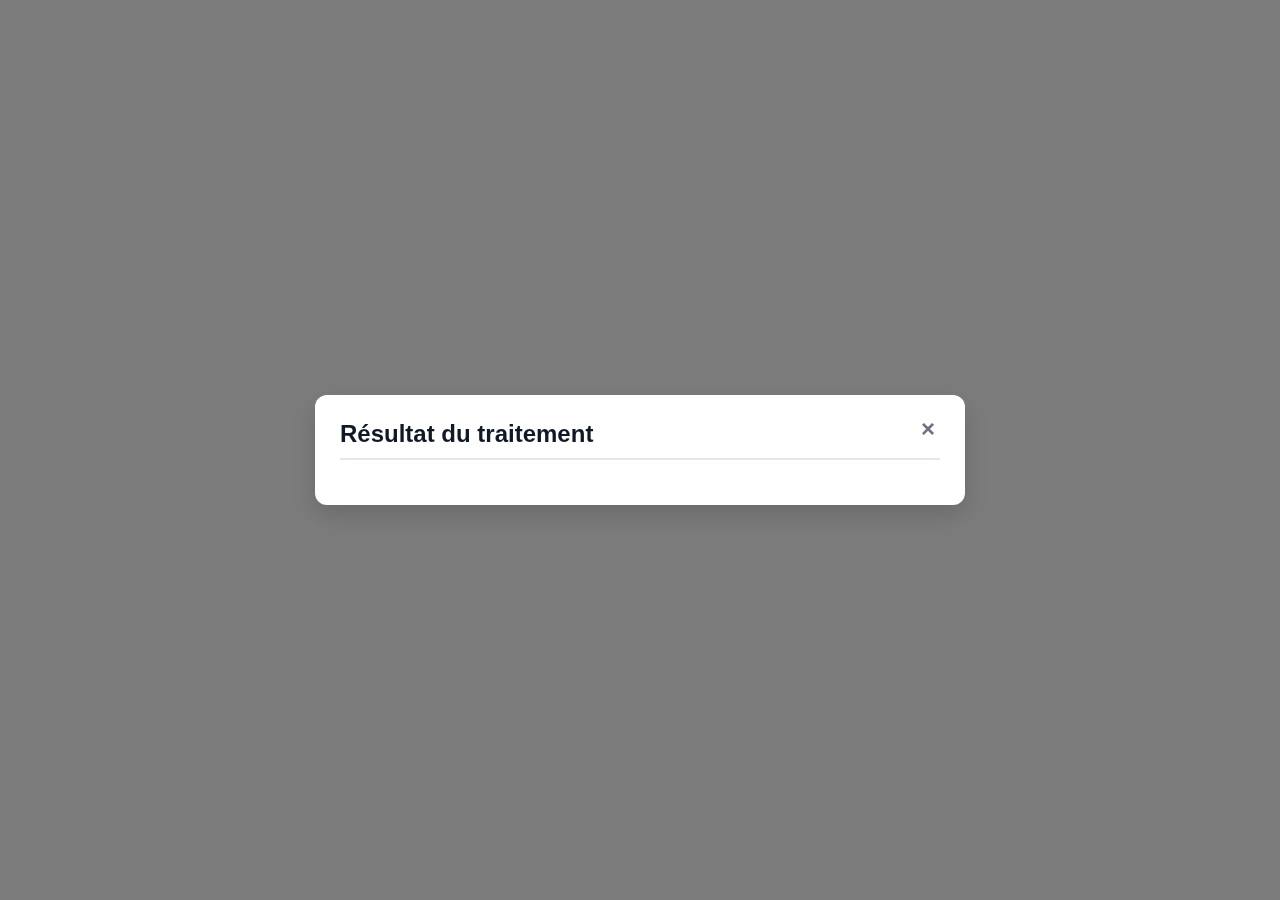
<file: front/popup.html>
<!DOCTYPE html>
<html lang="fr">

<head>
    <meta charset="UTF-8">
    <meta name="viewport" content="width=device-width, initial-scale=1.0">
    <title>Résultat du traitement d'image</title>
    <style>
        body {
            font-family: -apple-system, BlinkMacSystemFont, 'Segoe UI', Roboto, Oxygen, Ubuntu, Cantarell, sans-serif;
            margin: 0;
            padding: 0;
            background-color: #f8f9fa;
        }

        .popup {
            position: fixed;
            top: 50%;
            left: 50%;
            transform: translate(-50%, -50%);
            background: white;
            padding: 25px;
            border-radius: 12px;
            box-shadow: 0 10px 25px rgba(0, 0, 0, 0.15);
            z-index: 1000;
            width: 90%;
            max-width: 600px;
            max-height: 90vh;
            overflow-y: auto;
        }

        .overlay {
            position: fixed;
            top: 0;
            left: 0;
            right: 0;
            bottom: 0;
            background: rgba(0, 0, 0, 0.5);
            z-index: 999;
            backdrop-filter: blur(3px);
        }

        .close-btn {
            position: absolute;
            top: 15px;
            right: 20px;
            font-size: 24px;
            font-weight: bold;
            color: #6b7280;
            cursor: pointer;
            background: none;
            border: none;
            padding: 5px 10px;
        }

        .close-btn:hover {
            color: #1f2937;
        }

        h2 {
            margin-top: 0;
            color: #111827;
            border-bottom: 2px solid #e5e7eb;
            padding-bottom: 10px;
            margin-bottom: 20px;
        }

        .result-image {
            max-width: 100%;
            max-height: 300px;
            display: block;
            margin: 15px auto;
            border-radius: 8px;
            box-shadow: 0 4px 6px rgba(0, 0, 0, 0.1);
        }

        .success-message {
            color: #065f46;
            background-color: #d1fae5;
            padding: 12px 15px;
            border-radius: 6px;
            margin-bottom: 20px;
            font-weight: 500;
        }

        .error-message {
            color: #991b1b;
            background-color: #fee2e2;
            padding: 12px 15px;
            border-radius: 6px;
            margin-bottom: 20px;
            font-weight: 500;
        }

        .processing-steps {
            margin: 20px 0;
            padding: 0;
        }

        .processing-steps h3 {
            margin-bottom: 10px;
            color: #374151;
            font-size: 16px;
        }

        .step-list {
            list-style-type: none;
            padding: 0;
            margin: 0;
        }

        .step-item {
            padding: 8px 0 8px 25px;
            position: relative;
            color: #4b5563;
            border-bottom: 1px solid #e5e7eb;
        }

        .step-item:before {
            content: "✓";
            position: absolute;
            left: 0;
            color: #10b981;
            font-weight: bold;
        }

        .step-item:last-child {
            border-bottom: none;
        }

        .btn {
            display: inline-block;
            background-color: #3b82f6;
            color: white;
            padding: 10px 20px;
            border-radius: 6px;
            text-decoration: none;
            font-weight: 500;
            margin-top: 15px;
            border: none;
            cursor: pointer;
            font-size: 14px;
            transition: background-color 0.2s;
        }

        .btn:hover {
            background-color: #2563eb;
        }

        .btn-close {
            background-color: #f3f4f6;
            color: #4b5563;
            margin-left: 10px;
        }

        .btn-close:hover {
            background-color: #e5e7eb;
        }

        .button-group {
            margin-top: 20px;
            display: flex;
            gap: 10px;
        }
    </style>
</head>

<body>
    <div class="popup">
        <button class="close-btn" onclick="closePopup()">&times;</button>
        <h2>Résultat du traitement</h2>
        <div id="popup-content">
            <!-- Le contenu sera inséré ici par JavaScript -->
        </div>
    </div>
    <div class="overlay" onclick="closePopup()"></div>

    <script>
        function closePopup() {
            window.close();
        }

        // Fonction pour afficher le popup avec les résultats
        function showResult(result) {
            const popup = document.querySelector('.popup');
            const overlay = document.querySelector('.overlay');
            const content = document.getElementById('popup-content');

            if (result.success) {
                let stepsHtml = '';
                if (result.processingSteps && result.processingSteps.length > 0) {
                    stepsHtml = `
                        <div class="processing-steps">
                            <h3>Étapes de traitement effectuées :</h3>
                            <ul class="step-list">
                                ${result.processingSteps.map((step, index) =>
                        `<li class="step-item">${step}</li>`
                    ).join('')}
                            </ul>
                        </div>`;
                }

                let imageHtml = '';
                if (result.imageUrl) {
                    // Ajouter un timestamp pour éviter le cache
                    const timestamp = new Date().getTime();
                    const imageUrl = result.imageUrl + (result.imageUrl.includes('?') ? '&' : '?') + 't=' + timestamp;

                    imageHtml = `
                        <div style="text-align: center; margin: 20px 0;">
                            <h3>Image traitée :</h3>
                            <img src="${imageUrl}" class="result-image" alt="Résultat du traitement" 
                                 onerror="this.onerror=null; this.style.display='none';">
                        </div>`;
                }

                content.innerHTML = `
                    <div class="success-message">
                        ${result.message || 'Le traitement de l\'image s\'est déroulé avec succès.'}
                    </div>
                    ${imageHtml}
                    ${stepsHtml}
                    <div class="button-group">
                        <button class="btn" onclick="window.opener.focus(); window.close();">
                            Retour à l'application
                        </button>
                        <button class="btn btn-close" onclick="closePopup()">
                            Fermer
                        </button>
                    </div>`;
            } else {
                content.innerHTML = `
                    <div class="error-message">
                        Erreur lors du traitement : ${result.error || 'Une erreur inconnue est survenue.'}
                    </div>
                    <div class="button-group">
                        <button class="btn" onclick="window.opener.focus(); window.close();">
                            Retour à l'application
                        </button>
                        <button class="btn btn-close" onclick="closePopup()">
                            Fermer
                        </button>
                    </div>`;
            }

            popup.style.display = 'block';
            overlay.style.display = 'block';
        }

        // Gérer les messages de la fenêtre parente
        window.addEventListener('message', function (event) {
            if (event.data && event.data.type === 'showResult') {
                showResult(event.data.result);
            }
        });

        // Fermer la popup avec la touche Échap
        document.addEventListener('keydown', function (event) {
            if (event.key === 'Escape') {
                closePopup();
            }
        });
    </script>
</body>

</html>
</file>
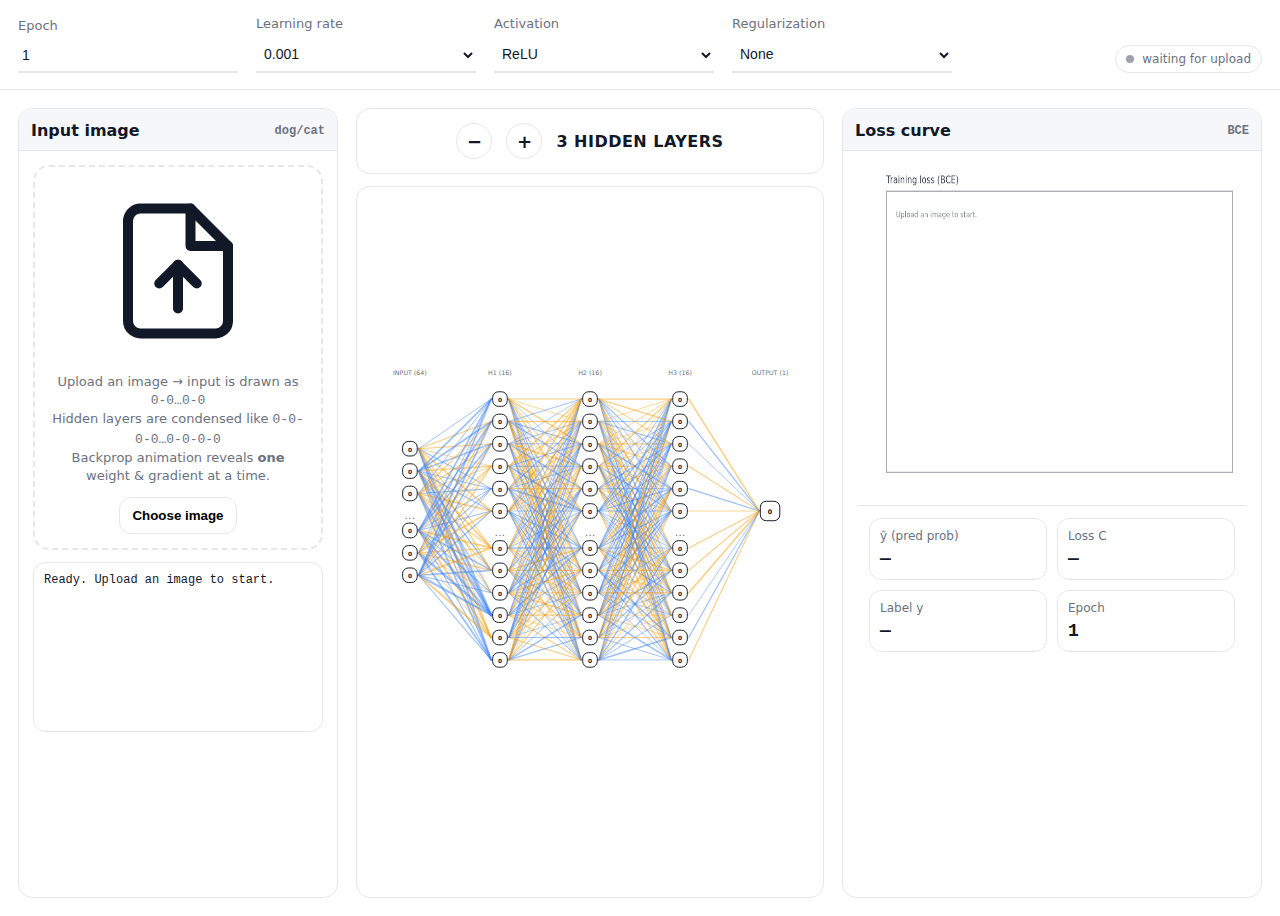
<file: front/test1.html>
<!doctype html>
<html lang="en">

<head>
  <meta charset="utf-8" />
  <meta name="viewport" content="width=device-width,initial-scale=1" />
  <title>Dog/Cat NN Simulator — backprop animation</title>
  <link rel="stylesheet" href="test1.css" />
</head>

<body>

  <div class="topbar">
    <div class="field">
      <label>Epoch</label>
      <input id="epoch" type="number" min="1" value="1" />
    </div>
    <div class="field">
      <label>Learning rate</label>
      <select id="lr">
        <option value="0.00001">0.00001</option>
        <option value="0.0001">0.0001</option>
        <option value="0.001" selected>0.001</option>
        <option value="0.01">0.01</option>
        <option value="0.1">0.1</option>
      </select>
    </div>
    <div class="field">
      <label>Activation</label>
      <select id="act">
        <option value="relu" selected>ReLU</option>
        <option value="tanh">tanh</option>
      </select>
    </div>
    <div class="field">
      <label>Regularization</label>
      <select id="reg">
        <option value="none" selected>None</option>
        <option value="l2">L2 (demo)</option>
      </select>
    </div>

    <div class="statusPill">
      <span class="dot" id="statusDot"></span>
      <span id="statusText">waiting for upload</span>
    </div>

    
  </div>

  <div class="main">

    <!-- LEFT -->
    <div class="panel">
      <div class="panelHeader">
        <span>Input image</span><span class="mono" style="font-size:12px;color:var(--muted)">dog/cat</span>
      </div>
      <div class="panelBody">
        <div class="uploadBox" id="dropZone">
          <div class="uploadIcon">
            <svg viewBox="0 0 24 24" fill="none" stroke="#111827" stroke-width="1.6" stroke-linecap="round"
              stroke-linejoin="round">
              <path d="M14 2H6a2 2 0 0 0-2 2v16a2 2 0 0 0 2 2h12a2 2 0 0 0 2-2V8z" />
              <path d="M14 2v6h6" />
              <path d="M12 18V11" />
              <path d="M9 14l3-3 3 3" />
            </svg>
          </div>

          <div class="hint">
            Upload an image → input is drawn as <span class="mono">0-0…0-0</span><br />
            Hidden layers are condensed like <span class="mono">0-0-0-0…0-0-0-0</span><br />
            Backprop animation reveals <b>one</b> weight & gradient at a time.
          </div>

          <input id="file" type="file" accept="image/*" style="display:none" />
          <button id="btnChoose"
            style="border:1px solid var(--border);border-radius:12px;padding:10px 12px;font-weight:900;cursor:pointer;background:#fff;">
            Choose image
          </button>

          <div id="preview" class="preview">
            <img id="previewImg" alt="Aperçu de l'image">
          </div>

          <!-- Conteneur de résultats intégré -->
          <div id="result-container" class="result-container" style="display: none;">
            <div class="result-overlay"></div>
            <div class="result-popup">
              <span class="close-btn" onclick="closeResult()">&times;</span>
              <h2>Résultat du traitement</h2>
              <div id="popup-content"></div>
            </div>
          </div>

        </div>

        <div class="log mono" id="log"></div>
      </div>
    </div>

    <!-- MIDDLE -->
    <div class="centerWrap">
      <div class="layerBanner">
        <div class="btn" id="btnRem">−</div>
        <div class="btn" id="btnAdd">+</div>
        <div class="count"><span id="layerCount">3</span> HIDDEN LAYERS</div>

        <div class="controls hiddenControls">
          <span class="mono">showK</span>
          <input id="showK" type="number" min="2" value="6" />

          <span class="mono">new size</span>
          <input id="newSize" type="number" min="1" value="16" style="width:80px" />

          <span class="mono">input K</span>
          <input id="inK" type="number" min="1" value="3" style="width:60px" />
        </div>
      </div>

      <div class="networkStage">
        <svg id="svg" viewBox="0 0 900 620" preserveAspectRatio="xMidYMid meet"></svg>
      </div>
    </div>

    <!-- RIGHT -->
    <div class="panel">
      <div class="panelHeader">
        <span>Loss curve</span><span class="mono" style="font-size:12px;color:var(--muted)">BCE</span>
      </div>
      <div class="panelBody">
        <div class="chartWrap"><canvas id="chart" width="800" height="520"></canvas></div>

        <div class="rightStats">
          <div class="stat">
            <div class="k">ŷ (pred prob)</div>
            <div class="v mono" id="yhat">—</div>
          </div>
          <div class="stat">
            <div class="k">Loss C</div>
            <div class="v mono" id="loss">—</div>
          </div>
          <div class="stat">
            <div class="k">Label y</div>
            <div class="v mono" id="labelY">—</div>
          </div>
          <div class="stat">
            <div class="k">Epoch</div>
            <div class="v mono" id="epochView">1</div>
          </div>
        </div>
      </div>
    </div>

  </div>

  <div id="tooltip"></div>
  <script src="test1.js"></script>
</body>

</html>
</file>
<file: front/test1.css>
:root{
      --bg:#ffffff; --panel:#f6f7fb; --border:#e5e7eb; --ink:#111827; --muted:#6b7280;
      --pos: rgba(59,130,246,.55);
      --neg: rgba(245,158,11,.55);
      --glow: rgba(16,185,129,.95);
    }
    *{ box-sizing:border-box; }
    html, body{ width:100%; overflow-x:hidden; }
    body{ margin:0; background:var(--bg); color:var(--ink); font-family:system-ui,-apple-system,Segoe UI,Roboto,Arial,sans-serif; }

    .topbar{
      display:flex; gap:18px; align-items:flex-end; justify-content:space-between;
      padding:16px 18px; border-bottom:1px solid var(--border); background:#fff;
    }
    .field{ min-width:220px; display:flex; flex-direction:column; gap:6px; color:var(--muted); font-size:13px; }
    .field input, .field select{
      border:none; outline:none; border-bottom:2px solid var(--border);
      padding:8px 4px; font-size:14px; color:var(--ink); background:transparent;
    }
    .statusPill{
      margin-left:auto; border:1px solid var(--border); border-radius:999px;
      padding:6px 10px; font-size:12px; color:var(--muted);
      display:flex; align-items:center; gap:8px; white-space:nowrap;
    }
    .dot{ width:8px; height:8px; border-radius:50%; background:#9ca3af; }
    .dot.playing{ background: var(--glow); }

    .main{
      width:100%;
      max-width:100vw;
      overflow-x:hidden;
      display:grid;
      grid-template-columns: 320px minmax(0, 1fr) 420px;
      gap:18px;
      padding:18px;
      align-items:stretch;
      height: calc(100vh - 74px);
    }

    .panel{
      border:1px solid var(--border); border-radius:14px; background:#fff;
      overflow:hidden; display:flex; flex-direction:column; min-height:0;
      min-width:0;
    }
    .panelHeader{
      padding:12px 12px 10px; background:var(--panel);
      border-bottom:1px solid var(--border); display:flex; align-items:center; justify-content:space-between; gap:10px;
      font-weight:800;
    }
    .panelBody{ padding:14px; min-height:0; overflow:auto; min-width:0; }

    .uploadBox{
      border:2px dashed var(--border); border-radius:16px; padding:14px;
      display:flex; flex-direction:column; gap:12px; align-items:center; justify-content:center;
      min-height: 360px; background:#fff;
    }
    .uploadIcon{ width:180px; height:180px; display:flex; align-items:center; justify-content:center; border-radius:20px; background:#fff; }
    .uploadIcon svg{ width:150px; height:150px; }
    .hint{ color:var(--muted); font-size:13px; text-align:center; line-height:1.4; }
    .preview{ width:100%; border-radius:14px; border:1px solid var(--border); overflow:hidden; display:none; }
    .preview img{ width:100%; display:block; }
    .log{ margin-top:12px; border:1px solid var(--border); border-radius:12px; padding:10px; height: 170px; overflow:auto; font-size:12px; background:#fff; }
    .mono{ font-family: ui-monospace, SFMono-Regular, Menlo, Monaco, Consolas, "Liberation Mono", monospace; }

    .centerWrap{ height:100%; display:flex; flex-direction:column; gap:12px; min-height:0; min-width:0; }
    .layerBanner{
      border:1px solid var(--border); border-radius:14px; background:#fff;
      padding:14px; display:flex; align-items:center; justify-content:center; gap:14px; user-select:none;
      min-width:0;
    }
    .layerBanner .btn{
      width:36px; height:36px; display:flex; align-items:center; justify-content:center;
      border-radius:50%; border:1px solid var(--border); background:#fff; font-weight:900; font-size:18px; cursor:pointer;
      flex:0 0 auto;
    }
    .layerBanner .count{ font-weight:900; letter-spacing:.03em; white-space:nowrap; }
    .layerBanner .controls{
      margin-left:auto; display:flex; gap:10px; align-items:center; color:var(--muted); font-size:12px; min-width:0;
      flex-wrap:wrap;
    }
    .layerBanner input{
      width:70px; border:1px solid var(--border); border-radius:8px; padding:6px 8px; font-size:12px;
    }

    .networkStage{
      flex:1;
      border:1px solid var(--border);
      border-radius:14px;
      overflow-x:hidden;
      overflow-y:auto;
      background:#fff;
      min-height:0;
      padding:14px;
      min-width:0;
    }

    svg{
      display:block;
      width:100%;
      height:620px;
    }

    canvas{ width:100%; height:100%; display:block; }
    .chartWrap{ height: 340px; }
    .rightStats{
      display:grid; grid-template-columns: 1fr 1fr; gap:10px;
      padding:12px; border-top:1px solid var(--border); background:#fff;
    }
    .stat{ border:1px solid var(--border); border-radius:12px; padding:10px; }
    .stat .k{ font-size:12px; color:var(--muted); }
    .stat .v{ margin-top:6px; font-weight:900; font-size:18px; }

    /* tooltip for hover after animation */
    #tooltip{
      position:fixed; display:none; z-index:9999;
      background: rgba(17,24,39,.95); color:#fff;
      padding:10px 12px; border-radius:12px; font-size:12px; max-width:360px;
      pointer-events:none; white-space:pre-wrap; box-shadow: 0 10px 30px rgba(0,0,0,.25);
    }

    @media (max-width: 1200px){
      .main{ grid-template-columns: 320px minmax(0,1fr); }
      .main > .panel:last-child{ grid-column: 1 / -1; }
    }
    @media (max-width: 900px){
      .main{ grid-template-columns: 1fr; height:auto; }
    }
    .hiddenControls{
  display:none !important;
}
</file>
